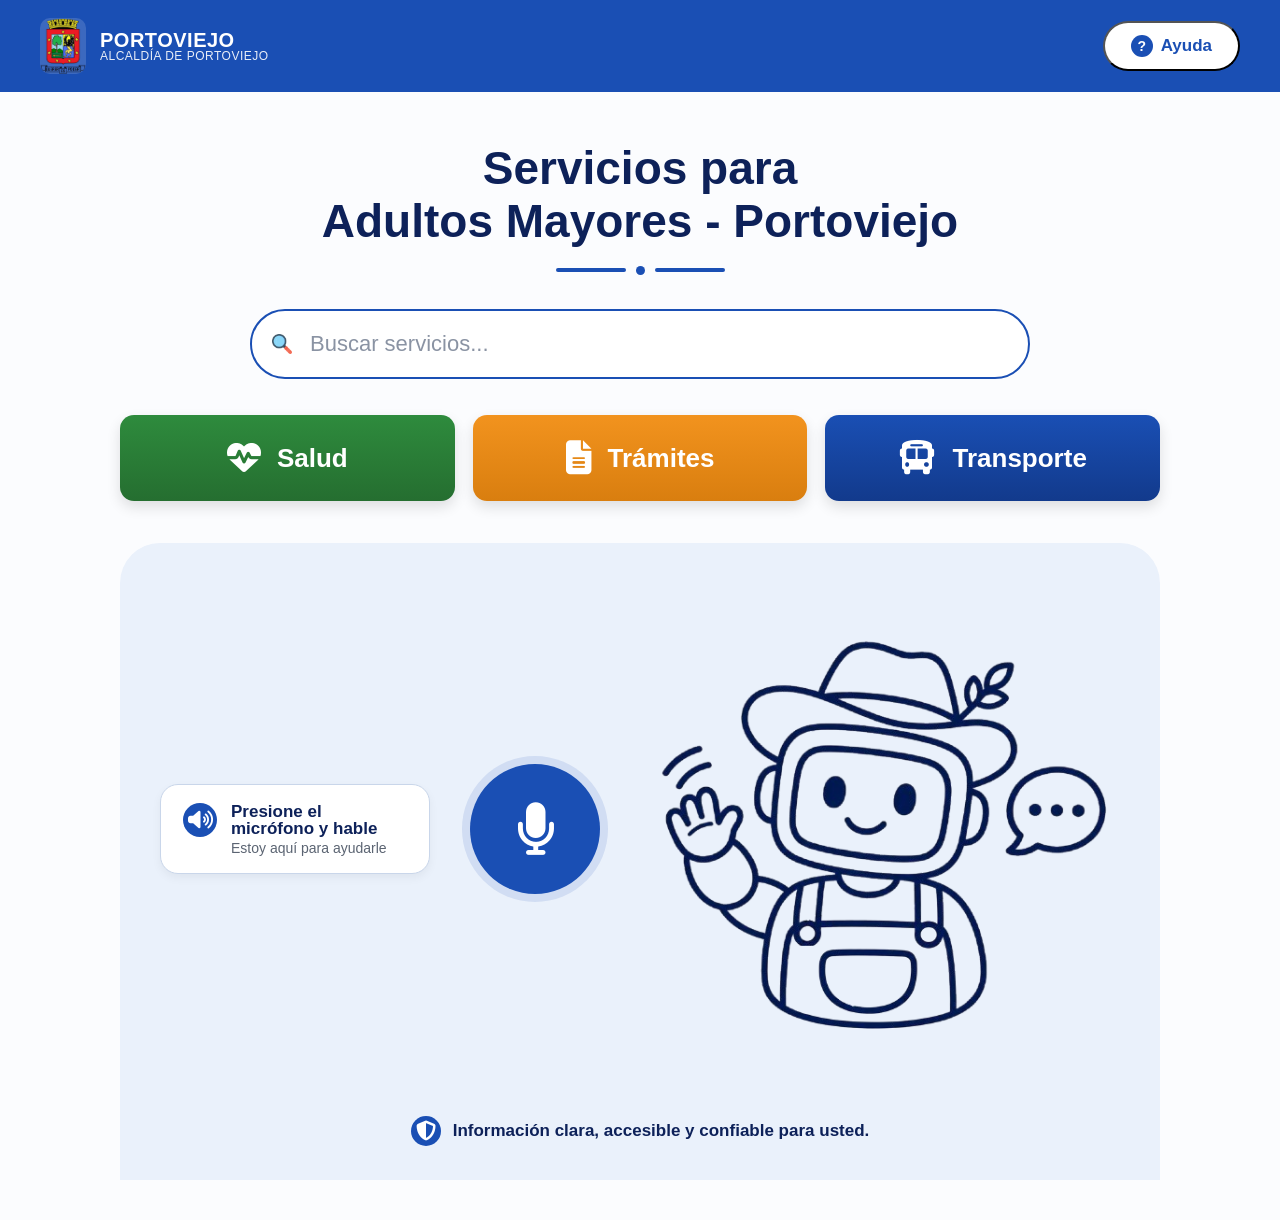
<file: docs/index.html>
<!DOCTYPE html>
<html lang="es">
<head>
  <meta charset="UTF-8">
  <meta name="viewport" content="width=device-width, initial-scale=1.0">
  <title>Servicios para Adultos Mayores de Portoviejo</title>
  <link rel="stylesheet" href="resources/reset.css">
  <link rel="stylesheet" href="resources/style.css">
  <link rel="stylesheet" href="resources/common.css">
  <link rel="stylesheet" href="https://cdnjs.cloudflare.com/ajax/libs/font-awesome/6.7.2/css/all.min.css">
</head>
<body>

<header>
  <a class="logo" href="index.html" aria-label="Ir a la página principal">
    <img src="resources/imagenes/Escudo_de_Portoviejo.png" alt="Escudo-Portoviejo">
    <div class="logo-text">
      <p class="title">PORTOVIEJO</p>
      <p class="subtitle">ALCALDÍA DE PORTOVIEJO</p>
    </div>
  </a>
  <button class="help-btn">
    <span class="q" aria-hidden="true">?</span>
    <p>Ayuda</p>
  </button>
</header>

<main>
  <h1>Servicios para<br>Adultos Mayores - Portoviejo</h1>
  <div class="divider">
    <div class="line"></div>
    <div class="dot"></div>
    <div class="line"></div>
  </div>

  <div class="search-wrap">
    <span class="icon">
      <img src="resources/imagenes/lupa.png" alt="" aria-hidden="true">
    </span>

    <label for="buscar" class="sr-only">Buscar servicios</label>
    <input id="buscar" type="text" placeholder="Buscar servicios...">
  </div>

  <div class="categories">
    <a href="salud.html" class="cat-btn cat-salud">
      <i class="fa-solid fa-heart-pulse" aria-hidden="true"></i>
      <p>Salud</p>
    </a>

    <a href="tramites.html" class="cat-btn cat-tramites">
      <i class="fa-solid fa-file-lines" aria-hidden="true"></i>
      <p>Trámites</p>
    </a>

    <a href="transporte.html" class="cat-btn cat-transporte">
      <i class="fa-solid fa-bus" aria-hidden="true"></i>
      <p>Transporte</p>
    </a>
  </div>

  <div class="assistant">
    <div class="bubble">
      <div class="speaker">
        <i class="fa-solid fa-volume-high" aria-hidden="true"></i>
      </div>
      <div>
        <div class="bubble-title">Presione el micrófono y hable</div>
        <div class="bubble-sub">Estoy aquí para ayudarle</div>
      </div>
    </div>

    <div class="mic-wrap">
      <button class="mic-btn" aria-label="Activar microfono">
        <i class="fa-solid fa-microphone" aria-hidden="true"></i>
      </button>
    </div>

    <div class="avatar">
      <img src="resources/imagenes/Avatar3.png" alt="Avatar-Asistente">
    </div>
  </div>

  <div class="footer-bar">
    <div class="shield">
      <i class="fa-solid fa-shield-halved" aria-hidden="true"></i>
    </div>
    <p>Información clara, accesible y confiable para usted.</p>
  </div>
</main>

</body>
</html>
</file>
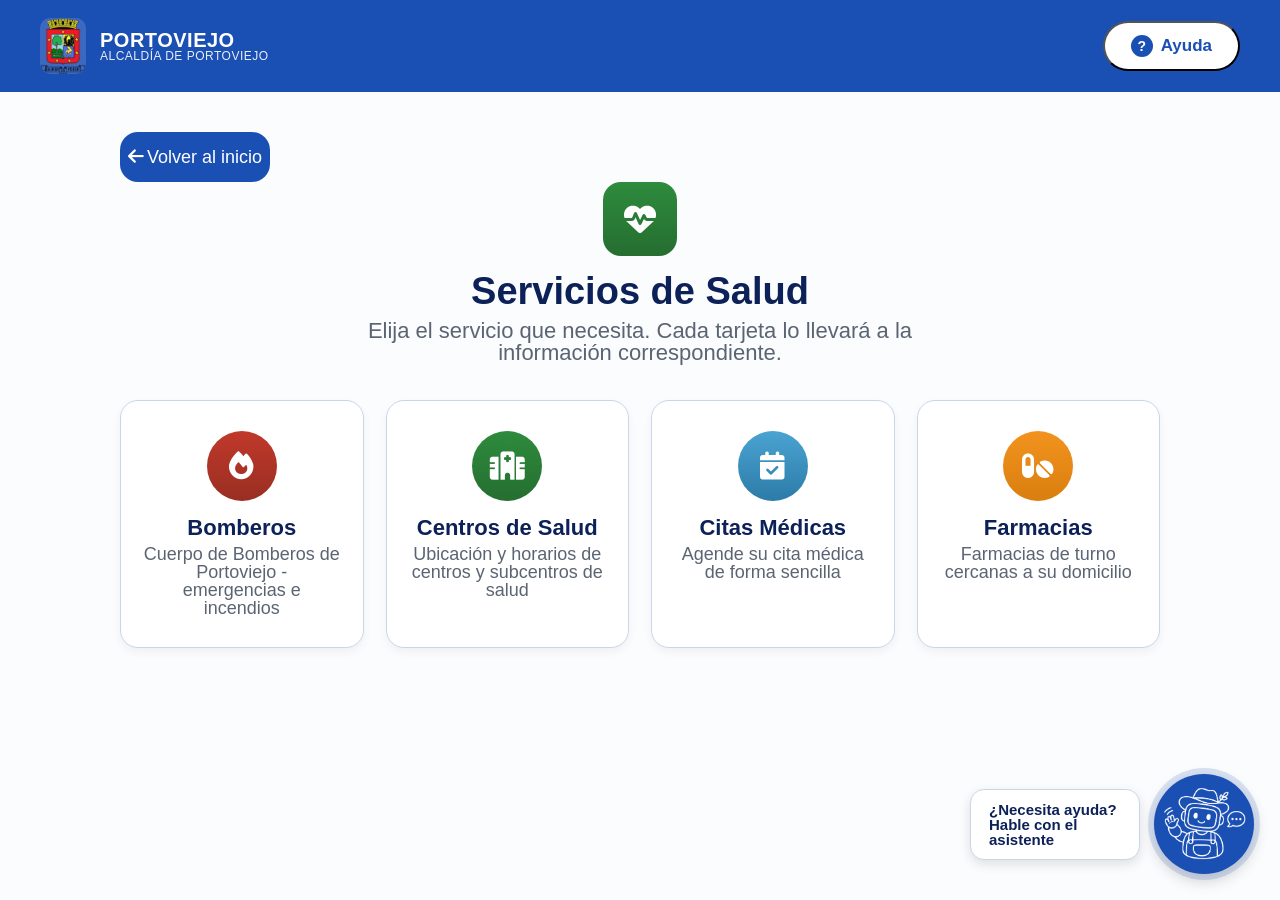
<file: docs/salud.html>
<!DOCTYPE html>
<html lang="es">
<head>
  <meta charset="UTF-8">
  <meta name="viewport" content="width=device-width, initial-scale=1.0">
  <title>Servicios de Salud - Portoviejo</title>
  <link rel="stylesheet" href="resources/reset.css">
  <link rel="stylesheet" href="https://cdnjs.cloudflare.com/ajax/libs/font-awesome/6.7.2/css/all.min.css">
  <link rel="stylesheet" href="resources/common.css">
  <link rel="stylesheet" href="resources/subpages.css">
</head>
<body>

<header>
  <a class="logo" href="index.html">
    <img src="resources/imagenes/Escudo_de_Portoviejo.png" alt="Escudo de Portoviejo">
    <div class="logo-text">
      <div class="title">PORTOVIEJO</div>
      <div class="subtitle">ALCALDÍA DE PORTOVIEJO</div>
    </div>
  </a>
  <button class="help-btn"><span class="q">?</span> Ayuda</button>
</header>

<main id="contenido">

    <a class="back-link" href="index.html">
      <div>
        <i class="fa-solid fa-arrow-left"></i>
      </div>
      <h3> Volver al inicio</h3>
    </a>

  <div class="page-head">
    <div class="page-icon tone-green">
      <i class="fa-solid fa-heart-pulse"></i>
    </div>
    <h1>Servicios de Salud</h1>
    <p class="page-desc">Elija el servicio que necesita. Cada tarjeta lo llevará a la información correspondiente.</p>
  </div>

  <div class="grid">
    <a class="card" href="#">
      <div class="card-icon tone-red">
        <i class="fa-solid fa-fire"></i>
      </div>
      <div class="card-name">Bomberos</div>
      <div class="card-desc">Cuerpo de Bomberos de Portoviejo - emergencias e incendios</div>
    </a>

    <a class="card" href="#">
      <div class="card-icon tone-green">
        <i class="fa-solid fa-hospital"></i>
      </div>
      <div class="card-name">Centros de Salud</div>
      <div class="card-desc">Ubicación y horarios de centros y subcentros de salud</div>
    </a>

    <a class="card" href="#">
      <div class="card-icon tone-lightblue">
        <i class="fa-solid fa-calendar-check"></i>
      </div>
      <div class="card-name">Citas Médicas</div>
      <div class="card-desc">Agende su cita médica de forma sencilla</div>
    </a>

    <a class="card" href="#">
      <div class="card-icon tone-orange">
        <i class="fa-solid fa-pills"></i>
      </div>
      <div class="card-name">Farmacias</div>
      <div class="card-desc">Farmacias de turno cercanas a su domicilio</div>
    </a>
  </div>
</main>

<div class="float-assistant">
  <div class="float-bubble">¿Necesita ayuda? Hable con el asistente</div>
  <button class="float-avatar" aria-label="Activar asistente de voz">
    <i class="fa-solid">
      <img src="resources/imagenes/Avatar3-blanco.png" alt="Avatar">
    </i>
  </button>
</div>

</body>
</html>
</file>
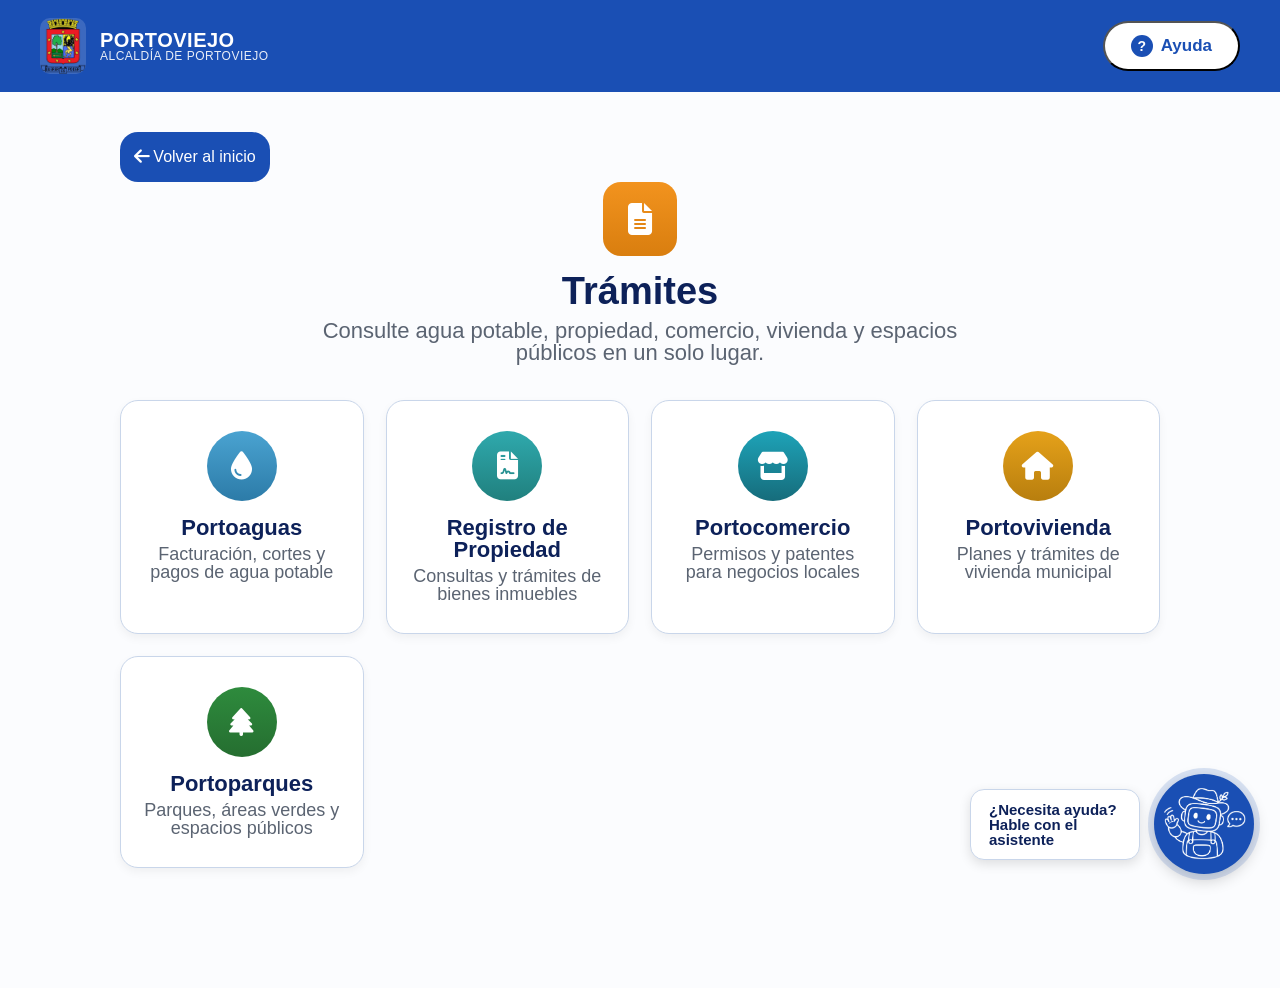
<file: docs/tramites.html>
<!DOCTYPE html>
<html lang="es">
<head>
  <meta charset="UTF-8">
  <meta name="viewport" content="width=device-width, initial-scale=1.0">
  <title>Trámites - Portoviejo</title>
  <link rel="stylesheet" href="resources/reset.css">
  <link rel="stylesheet" href="https://cdnjs.cloudflare.com/ajax/libs/font-awesome/6.7.2/css/all.min.css">
  <link rel="stylesheet" href="resources/common.css">
  <link rel="stylesheet" href="resources/subpages.css">
</head>
<body>

<header>
  <a class="logo" href="index.html">
    <img src="resources/imagenes/Escudo_de_Portoviejo.png" alt="Escudo de Portoviejo">
    <div class="logo-text">
      <div class="title">PORTOVIEJO</div>
      <div class="subtitle">ALCALDÍA DE PORTOVIEJO</div>
    </div>
  </a>
  <button class="help-btn"><span class="q">?</span> Ayuda</button>
</header>

<main id="contenido">
  <a class="back-link" href="index.html">
    <i class="fa-solid fa-arrow-left"></i>
     Volver al inicio
  </a>

  <div class="page-head">
    <div class="page-icon tone-orange">
      <i class="fa-solid fa-file-lines"></i>
    </div>
    <h1>Trámites</h1>
    <p class="page-desc">Consulte agua potable, propiedad, comercio, vivienda y espacios públicos en un solo lugar.</p>
  </div>

  <div class="grid">
    <a class="card" href="#">
      <div class="card-icon tone-lightblue">
        <i class="fa-solid fa-droplet"></i>
      </div>
      <div class="card-name">Portoaguas</div>
      <div class="card-desc">Facturación, cortes y pagos de agua potable</div>
    </a>

    <a class="card" href="#">
      <div class="card-icon tone-teal">
        <i class="fa-solid fa-file-contract"></i>
      </div>
      <div class="card-name">Registro de Propiedad</div>
      <div class="card-desc">Consultas y trámites de bienes inmuebles</div>
    </a>

    <a class="card" href="#">
      <div class="card-icon tone-cyan">
        <i class="fa-solid fa-store"></i>
      </div>
      <div class="card-name">Portocomercio</div>
      <div class="card-desc">Permisos y patentes para negocios locales</div>
    </a>

    <a class="card" href="#">
      <div class="card-icon tone-gold">
        <i class="fa-solid fa-house"></i>
      </div>
      <div class="card-name">Portovivienda</div>
      <div class="card-desc">Planes y trámites de vivienda municipal</div>
    </a>

    <a class="card" href="#">
      <div class="card-icon tone-green">
        <i class="fa-solid fa-tree"></i>
      </div>
      <div class="card-name">Portoparques</div>
      <div class="card-desc">Parques, áreas verdes y espacios públicos</div>
    </a>
  </div>
</main>

<div class="float-assistant">
  <div class="float-bubble">¿Necesita ayuda? Hable con el asistente</div>
  <button class="float-avatar" aria-label="Activar asistente de voz">
    <i class="fa-solid">
      <img src="resources/imagenes/Avatar3-blanco.png" alt="Avatar">
    </i>
  </button>
</div>

</body>
</html>
</file>
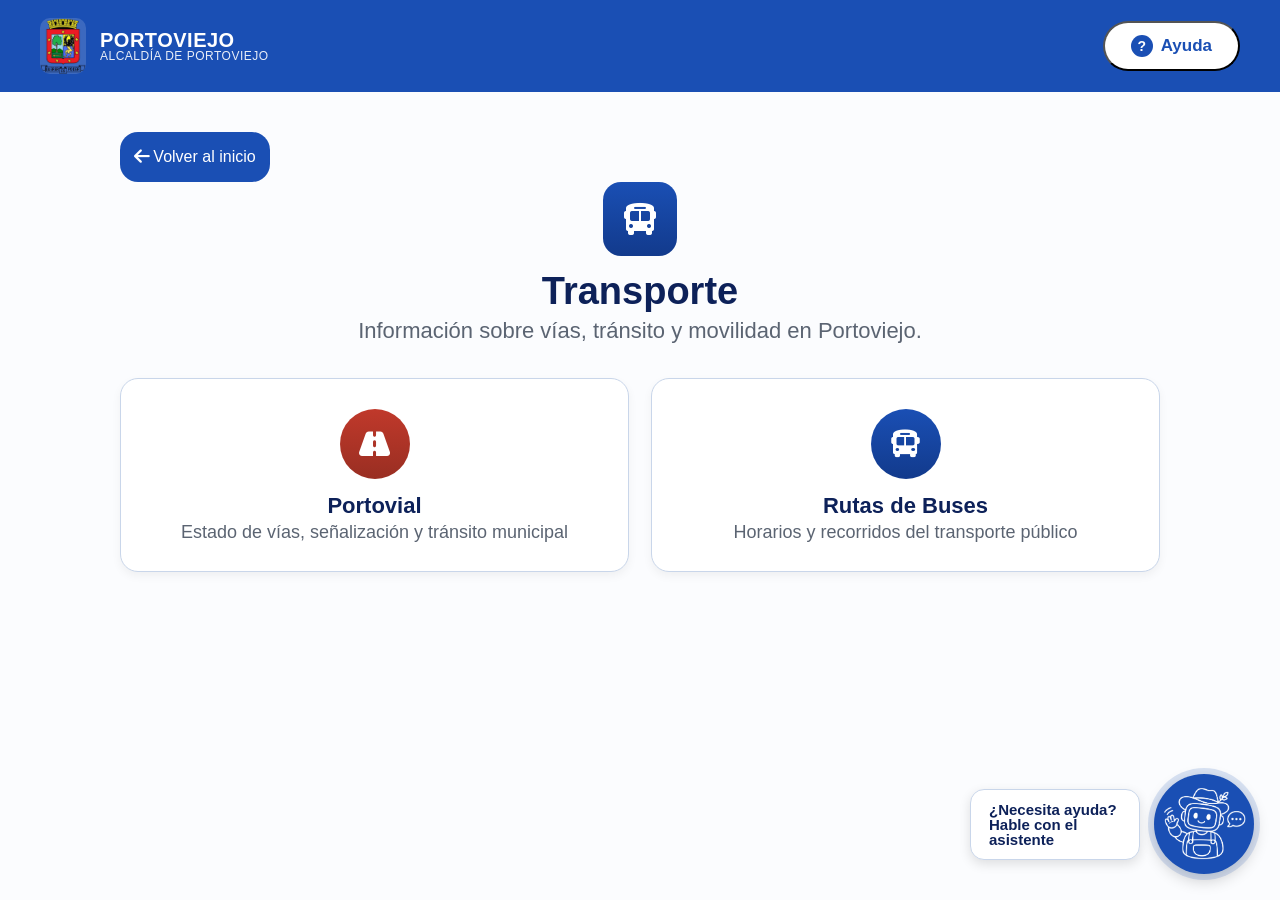
<file: docs/transporte.html>
<!DOCTYPE html>
<html lang="es">
<head>
  <meta charset="UTF-8">
  <meta name="viewport" content="width=device-width, initial-scale=1.0">
  <title>Transporte - Portoviejo</title>
  <link rel="stylesheet" href="resources/reset.css">
  <link rel="stylesheet" href="https://cdnjs.cloudflare.com/ajax/libs/font-awesome/6.7.2/css/all.min.css">
  <link rel="stylesheet" href="resources/common.css">
  <link rel="stylesheet" href="resources/subpages.css">
</head>
<body>

<header>
  <a class="logo" href="index.html">
    <img src="resources/imagenes/Escudo_de_Portoviejo.png" alt="Escudo de Portoviejo">
    <div class="logo-text">
      <div class="title">PORTOVIEJO</div>
      <div class="subtitle">ALCALDÍA DE PORTOVIEJO</div>
    </div>
  </a>
  <button class="help-btn"><span class="q">?</span> Ayuda</button>
</header>

<main id="contenido">
  <a class="back-link" href="index.html">
    <i class="fa-solid fa-arrow-left"></i>
     Volver al inicio
  </a>

  <div class="page-head">
    <div class="page-icon tone-blue">
      <i class="fa-solid fa-bus"></i>
    </div>
    <h1>Transporte</h1>
    <p class="page-desc">Información sobre vías, tránsito y movilidad en Portoviejo.</p>
  </div>

  <div class="grid">
    <a class="card" href="#">
      <div class="card-icon tone-red">
        <i class="fa-solid fa-road"></i>
      </div>
      <div class="card-name">Portovial</div>
      <div class="card-desc">Estado de vías, señalización y tránsito municipal</div>
    </a>

    <a class="card" href="#">
      <div class="card-icon tone-blue">
        <i class="fa-solid fa-bus"></i>
      </div>
      <div class="card-name">Rutas de Buses</div>
      <div class="card-desc">Horarios y recorridos del transporte público</div>
    </a>
  </div>
</main>

<div class="float-assistant">
  <div class="float-bubble">¿Necesita ayuda? Hable con el asistente</div>
  <button class="float-avatar" aria-label="Activar asistente de voz">
    <i class="fa-solid">
      <img src="resources/imagenes/Avatar3-blanco.png" alt="Avatar">
    </i>
  </button>
</div>

</body>
</html>
</file>
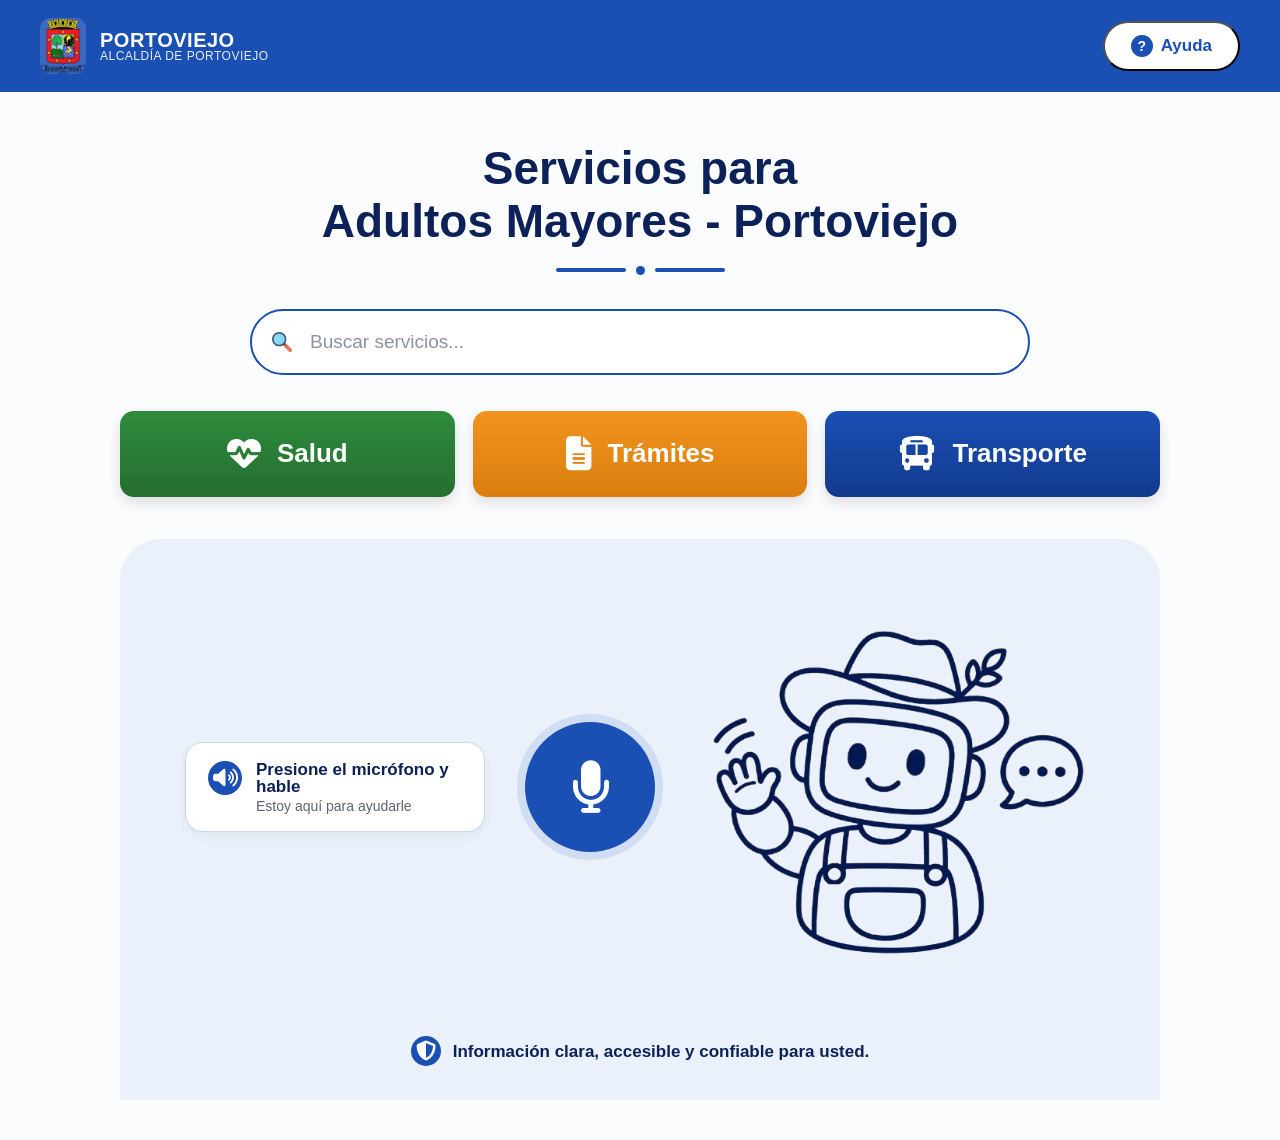
<file: src/servicios-adultos-mayores.html>
<!DOCTYPE html>
<html lang="es">
<head>
<meta charset="UTF-8">
<meta name="viewport" content="width=device-width, initial-scale=1.0">
<title>Servicios para Adultos Mayores - Portoviejo</title>
<link rel="stylesheet" href="resources/reset.css">
<link rel="stylesheet" href="resources/style.css">
<link rel="stylesheet" href="https://cdnjs.cloudflare.com/ajax/libs/font-awesome/6.7.2/css/all.min.css">
</head>
<body>

<header>
  <div class="logo">
    <img src="resources/imagenes/Escudo_de_Portoviejo.png" alt="Escudo de Portoviejo">
    <div class="logo-text">
      <div class="title">PORTOVIEJO</div>
      <div class="subtitle">ALCALDÍA DE PORTOVIEJO</div>
    </div>
  </div>
  <button class="help-btn"><span class="q">?</span> Ayuda</button>
</header>

<main>
  <h1>Servicios para<br>Adultos Mayores - Portoviejo</h1>
  <div class="divider">
    <div class="line"></div>
    <div class="dot"></div>
    <div class="line"></div>
  </div>

  <div class="search-wrap">
    <span class="icon">
      <img src="resources/imagenes/lupa.png" alt="Buscar">
    </span>
    <input type="text" placeholder="Buscar servicios...">
  </div>

  <div class="categories">
    <button class="cat-btn cat-salud">
      <i class="fa-solid fa-heart-pulse"></i>
      Salud
    </button>

    <button class="cat-btn cat-tramites">
      <i class="fa-solid fa-file-lines"></i>
      Trámites
    </button>

    <button class="cat-btn cat-transporte">
      <i class="fa-solid fa-bus"></i>
      Transporte
    </button>
  </div>

  <div class="assistant">
    <div class="bubble">
      <div class="speaker">
        <i class="fa-solid fa-volume-high"></i>
      </div>
      <div>
        <div class="bubble-title">Presione el micrófono y hable</div>
        <div class="bubble-sub">Estoy aquí para ayudarle</div>
      </div>
    </div>

    <div class="mic-wrap">
      <button class="mic-btn" aria-label="Activar micrófono">
        <i class="fa-solid fa-microphone"></i>
      </button>
    </div>

    <div class="avatar">
      <img src="resources/imagenes/Avatar3.png" alt="Asistente">
    </div>
  </div>

  <div class="footer-bar">
    <div class="shield">
      <i class="fa-solid fa-shield-halved"></i>
    </div>
    Información clara, accesible y confiable para usted.
  </div>
</main>

</body>
</html>
</file>
<file: docs/resources/style.css>
:root{/*variables CSS para tener colores especificos y no tan fuertes para las pautas WCAG*/
    --navy:#0d2159;
    --blue:#1a4fb4;
    --blue-light:#eaf1fb;
    --green:#2e8b3d;
    --green-dark:#256e30;
    --orange:#f2931e;
    --orange-dark:#d97e0f;
    --gray-text:#5b6472;
    --border:#c9d6ea;
    --bg:#fbfcfe;
}
*{
    box-sizing:border-box;
}

main{
    max-width: 1100px;
    margin: 0 auto;
    padding: 50px 30px 40px;
    text-align:center;
}
h1{
    font-size: 46px;
    line-height:1.15;
    margin: 0 0 18px;
    font-weight:900;
    color: var(--navy);
}

/*LINEA DECORATIVA -.-*/
.divider{
    display:flex;
    align-items:center;
    justify-content:center;
    gap:10px;
    margin-bottom: 34px;
}
.divider .line{
    width:70px;
    height:4px;
    background: var(--blue);
    border-radius:2px;
}
.divider .dot{
    width:9px;
    height:9px;
    border-radius:50%;
    background: var(--blue);
}

/* BARRA DE BUSQUEDA*/
.search-wrap{
    max-width: 780px;
    margin: 0 auto 36px;
    position:relative;
}
.search-wrap input{
    width:100%;
    padding: 20px 24px 20px 58px;
    font-size:22px;
    border-radius: 999px;
    border: 2px solid var(--blue);
    outline:none;
    color: var(--navy);
}
/* color del texto */
.search-wrap input::placeholder{
    color:#8a93a3;
}
/* icono de busqueda */
.search-wrap .icon img{
    position:absolute;
    left:22px;
    top:50%;
    width:20px;
    height:20px;
    transform: translateY(-50%);
    /*color:#8a93a3;*/
    /*font-size:20px;*/
}

/*BOTONES DE CATEGORÍAS*/
.categories{
    display:grid;
    grid-template-columns: repeat(3, 1fr);
    gap: 18px;
    margin-bottom: 42px;
}

/* estilo general de los botones */
.cat-btn{
    border:none;
    border-radius: 14px;
    padding: 26px 18px;
    font-size: 26px;
    font-weight:800;
    color:#fff;
    display:flex;
    align-items:center;
    justify-content:center;
    gap:16px;
    cursor:pointer;
    box-shadow: 0 6px 14px rgba(0,0,0,0.12);
    transition: transform .15s ease, box-shadow .15s ease;
}

/* efecto al pasar el mouse */
.cat-btn:hover{
    transform: translateY(-3px);
    box-shadow: 0 10px 20px rgba(0,0,0,0.16);
}



/* tamaño de los iconos */
.cat-btn i{
    font-size:34px;
    flex-shrink:0;
}

/* Colores de cada boton */
.cat-salud{
    background: linear-gradient(180deg, var(--green), var(--green-dark));
}
.cat-tramites{
    background: linear-gradient(180deg, var(--orange), var(--orange-dark));
}
.cat-transporte{
    background: linear-gradient(180deg, var(--blue), #123a8c);
}

/*SECCION DEL ASISTENTE*/
.assistant{
    position:relative;
    background: var(--blue-light);
    border-radius: 40px 40px 0 0;
    padding: 60px 40px 40px;
    display:flex;
    align-items:center;
    justify-content:center;
    gap: 40px;
    overflow:hidden;
}

/*BURBUJA DE INFORMACION DEL MICROFONO*/
.bubble{
    background:#fff;
    border:1px solid var(--border);
    border-radius: 18px;
    padding: 18px 22px;
    max-width: 300px;
    text-align:left;
    display:flex;
    gap:14px;
    align-items:flex-start;
    box-shadow: 0 4px 10px rgba(0,0,0,0.05);
}

/* div del icono del altavoz */
.bubble .speaker{
    background: var(--blue);
    /*color:#fff;*/
    width:34px;
    height:34px;
    border-radius:50%;
    display:flex;
    align-items:center;
    justify-content:center;
    flex-shrink:0;
    font-size:16px;
}
/*icono del altavoz*/
.bubble .speaker i{
    font-size:20px;
    color:white;
}

/* titulo */
.bubble .bubble-title{
    font-weight:800;
    font-size:17px;
    margin-bottom:4px;
    color: var(--navy);
}
/* texto */
.bubble .bubble-sub{
    font-size:14px;
    color: var(--gray-text);
}
/*  MICROFONO */
.mic-wrap{
    position:relative;
    display:flex;
    align-items:center;
    justify-content:center;
}
/* boton circular del microfono */
.mic-btn{
    width: 130px;
    height:130px;
    border-radius:50%;
    background: var(--blue);
    border: none;
    display:flex;
    align-items:center;
    justify-content:center;
    cursor:pointer;
    box-shadow: 0 0 0 8px rgba(26,79,180,0.12);
    color:#fff;
    flex-shrink:0;
}
/* tamaño del icono */
.mic-btn i{
    font-size:52px;
    color:white;
}

/* Navegación con teclado */
.mic-btn:focus-visible{
    outline:3px solid var(--navy);
    outline-offset:4px;
}

/* Ondas decorativas */
.sound-wave{
    color: var(--blue);
    opacity:0.5;
}

/*IMAGEN DEL ASISTENTE*/
.avatar{
    width: 50%;
    min-width: 300px;
    flex-shrink:0;
}
.avatar img{
    width:100%;
    height:100%;
    display:block;
}

/*BARRA INFERIOR*/
.footer-bar{
    background: var(--blue-light);
    padding: 20px 20px 34px;
    display:flex;
    align-items:center;
    justify-content:center;
    gap:12px;
    font-size:17px;
    font-weight:700;
    color: var(--navy);
}

/* imagen del Escudo */
.footer-bar .shield{
    background: var(--blue);
    /*color:white;*/
    width:30px;
    height:30px;
    border-radius:50%;
    display:flex;
    align-items:center;
    justify-content:center;
    flex-shrink:0;
}
.footer-bar .shield i{
    font-size:20px;
    color:white;
}

/*DISEÑO RESPONSIVE*/
@media (max-width: 800px){
    h1{
        font-size:32px;
    }

    .categories{
        grid-template-columns: 1fr;
    }

    .assistant{
        flex-direction:column;
        gap:24px;
    }

    header{
        padding:14px 18px;
    }
}
</file>
<file: docs/resources/common.css>
:root{
  --navy:#0d2159;
  --blue:#1a4fb4;
  --blue-light:#eaf1fb;
  --green:#2e8b3d;
  --green-dark:#256e30;
  --orange:#f2931e;
  --orange-dark:#d97e0f;
  --gray-text:#5b6472;
  --border:#c9d6ea;
  --bg:#fbfcfe;
  --red:#c0392b;
  --red-dark:#992e22;
  --teal:#2fa9ad;
  --teal-dark:#20807e;
  --cyan:#1ea3b8;
  --cyan-dark:#166c7b;
  --gold:#e5a11a;
  --gold-dark:#b87e0e;
}
*{ box-sizing:border-box; }

html{
  scroll-behavior:smooth;
}

/*CONFIGURACION GENERAL*/

body{
  font-family: "Segoe UI", Arial, sans-serif;
  background: var(--bg);
  color: var(--navy);
}
header{
  background: var(--blue);
  display:flex;
  align-items:center;
  justify-content:space-between;
  padding: 18px 40px;
}
.logo{
  display:flex;
  align-items:center;
  gap:14px;
  color:#fff;
}
/* cuadro donde esta el logo de portoviejo */
.logo img{
  width:46px;
  height:56px;
  background:rgba(255,255,255,0.15);
  border-radius:10px;
  display:flex;
  align-items:center;
  justify-content:center;
  font-size:24px;
}
/* nombre principal */
.logo-text .title{
  font-weight:800;
  font-size:20px;
  letter-spacing:0.5px;
}
/* texto pequeño */
.logo-text .subtitle{
  font-size:12px;
  opacity:0.9;
  letter-spacing:0.5px;
}

/* boton ayuda*/
.help-btn{
  background:white;
  color:var(--blue);
  border-radius:999px;
  padding:12px 26px;
  font-size:17px;
  font-weight:700;
  display:flex;
  align-items:center;
  gap:8px;
  cursor:pointer;

}

/* círculo con el signo ? */
.help-btn .q{
  width:22px;
  height:22px;
  background:var(--blue);
  color:white;
  border-radius:50%;
  display:flex;
  justify-content:center;
  align-items:center;
  font-size:14px;
}

/* resalta el boton cuando se navega con teclado (tecla Tab)*/
a:focus-visible,
button:focus-visible,
input:focus-visible {
  outline: 3px solid var(--navy);
  outline-offset: 3px;
}

@media (max-width: 700px){
  header{
    padding:14px 18px;
  }
}
</file>
<file: docs/resources/subpages.css>
main{
  max-width: 1100px;
  margin: 0 auto;
  padding: 40px 30px 120px;
}

.back-link{
  width:150px;
  height:50px;
  border-radius:18px;
  background:var(--blue);
  display: flex;
  align-items:center;
  justify-content:center;
  gap: 3px;
}
.back-link i, h3{
  font-size:18px;
}

.page-head{
  text-align:center;
  margin-bottom: 36px;
}

.page-icon{
  width:74px;
  height:74px;
  border-radius:18px;
  margin:0 auto 16px;
  display:flex;
  align-items:center;
  justify-content:center;
}
.page-icon i{
  font-size:32px;
  color:#fff;
}

h1{ font-size: 38px;
  margin: 0 0 10px;
  font-weight:900;
}

.page-desc{ color: var(--gray-text);
  font-size:22px;
  max-width:640px;
  margin:0 auto;
}

.grid{
  display:grid;
  grid-template-columns: repeat(auto-fit, minmax(240px, 1fr));
  gap: 22px;
  margin-top: 36px;
}
.card{
  background:#fff;
  border:1px solid var(--border);
  border-radius: 18px;
  padding: 30px 22px;
  text-align:center;
  text-decoration:none;
  color:var(--navy);
  box-shadow: 0 4px 10px rgba(0,0,0,0.05);
  transition: transform .15s ease, box-shadow .15s ease;
}
/* efecto al pasar el mouse */
.card:hover{ transform: translateY(-4px);
  box-shadow: 0 10px 20px rgba(0,0,0,0.12);
}

.card-icon{
  width:70px;
  height:70px;
  border-radius:50%;
  margin: 0 auto 16px;
  display:flex;
  align-items:center;
  justify-content:center;
}

.card-icon i{
  font-size:28px;
  color:#fff;
}
.card-name{
  font-size:22px;
  font-weight:800;
  margin-bottom:6px;
}
.card-desc{
  font-size:18px;
  color: var(--gray-text);
}


/* Asistente de voz flotante, igual en todas las subpáginas */
.float-assistant{
  position:fixed;
  right:26px;
  bottom:26px;
  z-index:100;
  display:flex;
  align-items:center;
  gap:14px;
}
/*burbuja de texto*/
.float-bubble{
  background:#fff;
  border:1px solid var(--border);
  border-radius:14px;
  padding:12px 18px;
  font-size:15px;
  font-weight:700;
  color:var(--navy);
  box-shadow: 0 4px 12px rgba(0,0,0,0.12);
  max-width:170px;
}
.float-avatar{
  width:100px;
  height:100px;
  border-radius:50%;
  background: var(--blue); border:none;
  color:#fff;
  /*display:flex;*/
  align-items:center;
  justify-content:center;
  box-shadow: 0 0 0 6px rgba(26,79,180,0.15), 0 6px 16px rgba(0,0,0,0.2);
  cursor:pointer;
  flex-shrink:0;
}
.float-avatar img{
  width:100%;
  height:100%;
}


/* Clases de color reutilizables para el icono de cabecera y las tarjetas */
.tone-green{ background: linear-gradient(180deg, var(--green), var(--green-dark)); }
.tone-orange{ background: linear-gradient(180deg, var(--orange), var(--orange-dark)); }
.tone-blue{ background: linear-gradient(180deg, var(--blue), #123a8c); }
.tone-lightblue{ background: linear-gradient(180deg, #4aa3d1, #2c7ba8); }
.tone-red{ background: linear-gradient(180deg, var(--red), var(--red-dark)); }
.tone-teal{ background: linear-gradient(180deg, var(--teal), var(--teal-dark)); }
.tone-cyan{ background: linear-gradient(180deg, var(--cyan), var(--cyan-dark)); }
.tone-gold{ background: linear-gradient(180deg, var(--gold), var(--gold-dark)); }

@media (max-width: 700px){
  h1{
    font-size:28px;
  }
  /*.float-bubble{*/
  /*  display:none;*/
  /*}*/
  .float-assistant{
    right:16px;
    bottom:16px;
  }
}
</file>
<file: src/resources/style.css>
:root{/*variables CSS para tener colores especificos y no tan fuertes para las pautas WCAG*/
    --navy:#0d2159;
    --blue:#1a4fb4;
    --blue-light:#eaf1fb;
    --green:#2e8b3d;
    --green-dark:#256e30;
    --orange:#f2931e;
    --orange-dark:#d97e0f;
    --gray-text:#5b6472;
    --border:#c9d6ea;
    --bg:#fbfcfe;
}
*{
    box-sizing:border-box;
}

/*CONFIGURACION GENERAL*/

body{
    font-family: "Segoe UI", Arial, sans-serif;
    background: var(--bg);
    color: var(--navy);
}
header{
    background: var(--blue);
    display:flex;
    align-items:center;
    justify-content:space-between;
    padding: 18px 40px;
}
.logo{
    display:flex;
    align-items:center;
    gap:14px;
    color:#fff;
}

/* cuadro donde esta el logo de portoviejo */
.logo img{
    width:46px;
    height:56px;
    background:rgba(255,255,255,0.15);
    border-radius:10px;
    display:flex;
    align-items:center;
    justify-content:center;
    font-size:24px;
}
/* nombre principal */
.logo-text .title{
    font-weight:800;
    font-size:20px;
    letter-spacing:0.5px;
}
/* texto pequeño */
.logo-text .subtitle{
    font-size:12px;
    opacity:0.9;
    letter-spacing:0.5px;
}

/* boton ayuda*/
.help-btn{
    background:white;
    color:var(--blue);
    border-radius:999px;
    padding:12px 26px;
    font-size:17px;
    font-weight:700;
    display:flex;
    align-items:center;
    gap:8px;
    cursor:pointer;

}
/* círculo con el signo ? */
.help-btn .q{
    width:22px;
    height:22px;
    background:var(--blue);
    color:white;
    border-radius:50%;
    display:flex;
    justify-content:center;
    align-items:center;
    font-size:14px;
}

main{
    max-width: 1100px;
    margin: 0 auto;
    padding: 50px 30px 40px;
    text-align:center;
}
h1{
    font-size: 46px;
    line-height:1.15;
    margin: 0 0 18px;
    font-weight:900;
    color: var(--navy);
}

/*LINEA DECORATIVA -.-*/
.divider{
    display:flex;
    align-items:center;
    justify-content:center;
    gap:10px;
    margin-bottom: 34px;
}
.divider .line{
    width:70px;
    height:4px;
    background: var(--blue);
    border-radius:2px;
}
.divider .dot{
    width:9px;
    height:9px;
    border-radius:50%;
    background: var(--blue);
}

/* BARRA DE BUSQUEDA*/
.search-wrap{
    max-width: 780px;
    margin: 0 auto 36px;
    position:relative;
}
.search-wrap input{
    width:100%;
    padding: 20px 24px 20px 58px;
    font-size:19px;
    border-radius: 999px;
    border: 2px solid var(--blue);
    outline:none;
    color: var(--navy);
}
/* color del texto */
.search-wrap input::placeholder{
    color:#8a93a3;
}
/* icono de busqueda */
.search-wrap .icon img{
    position:absolute;
    left:22px;
    top:50%;
    width:20px;
    height:20px;
    transform: translateY(-50%);
    /*color:#8a93a3;*/
    /*font-size:20px;*/
}

/*BOTONES DE CATEGORÍAS*/
.categories{
    display:grid;
    grid-template-columns: repeat(3, 1fr);
    gap: 18px;
    margin-bottom: 42px;
}

/* estilo general de los botones */
.cat-btn{
    border:none;
    border-radius: 14px;
    padding: 26px 18px;
    font-size: 26px;
    font-weight:800;
    color:#fff;
    display:flex;
    align-items:center;
    justify-content:center;
    gap:16px;
    cursor:pointer;
    box-shadow: 0 6px 14px rgba(0,0,0,0.12);
    transition: transform .15s ease, box-shadow .15s ease;
}

/* efecto al pasar el mouse */
.cat-btn:hover{
    transform: translateY(-3px);
    box-shadow: 0 10px 20px rgba(0,0,0,0.16);
}

/* resalta el botón cuando se navega con teclado */
.cat-btn:focus-visible{
    outline: 3px solid var(--navy);
    outline-offset:3px;
}

/* tamaño de los iconos */
.cat-btn i{
    font-size:34px;
    flex-shrink:0;
}

/* Colores de cada boton */
.cat-salud{
    background: linear-gradient(180deg, var(--green), var(--green-dark));
}
.cat-tramites{
    background: linear-gradient(180deg, var(--orange), var(--orange-dark));
}
.cat-transporte{
    background: linear-gradient(180deg, var(--blue), #123a8c);
}

/*SECCION DEL ASISTENTE*/
.assistant{
    position:relative;
    background: var(--blue-light);
    border-radius: 40px 40px 0 0;
    padding: 60px 40px 40px;
    display:flex;
    align-items:center;
    justify-content:center;
    gap: 40px;
    overflow:hidden;
}

/*BURBUJA DE INFORMACION DEL MICROFONO*/
.bubble{
    background:#fff;
    border:1px solid var(--border);
    border-radius: 18px;
    padding: 18px 22px;
    max-width: 300px;
    text-align:left;
    display:flex;
    gap:14px;
    align-items:flex-start;
    box-shadow: 0 4px 10px rgba(0,0,0,0.05);
}

/* div del icono del altavoz */
.bubble .speaker{
    background: var(--blue);
    /*color:#fff;*/
    width:34px;
    height:34px;
    border-radius:50%;
    display:flex;
    align-items:center;
    justify-content:center;
    flex-shrink:0;
    font-size:16px;
}
/*icono del altavoz*/
.bubble .speaker i{
    font-size:20px;
    color:white;
}

/* titulo */
.bubble .bubble-title{
    font-weight:800;
    font-size:17px;
    margin-bottom:4px;
    color: var(--navy);
}

/* texto */
.bubble .bubble-sub{
    font-size:14px;
    color: var(--gray-text);
}

/*  MICROFONO */
.mic-wrap{
    position:relative;
    display:flex;
    align-items:center;
    justify-content:center;
}

/* boton circular del microfono */
.mic-btn{
    width: 130px; height:130px;
    border-radius:50%;
    background: var(--blue);
    border: none;
    display:flex;
    align-items:center;
    justify-content:center;
    cursor:pointer;
    box-shadow: 0 0 0 8px rgba(26,79,180,0.12);
    color:#fff;
    flex-shrink:0;
}

/* tamaño del icono */
.mic-btn i{
    font-size:52px;
    color:white;
}

/* Navegación con teclado */
.mic-btn:focus-visible{
    outline:3px solid var(--navy);
    outline-offset:4px;
}

/* Ondas decorativas */
.sound-wave{
    color: var(--blue);
    opacity:0.5;
}

/*IMAGEN DEL ASISTENTE*/
.avatar{
    width: 400px;
    flex-shrink:0;
}
.avatar img{
    width:100%;
    height:100%;
    display:block;
}

/*BARRA INFERIOR*/
.footer-bar{
    background: var(--blue-light);
    padding: 20px 20px 34px;
    display:flex;
    align-items:center;
    justify-content:center;
    gap:12px;
    font-size:17px;
    font-weight:700;
    color: var(--navy);
}

/* imagen del Escudo */
.footer-bar .shield{
    background: var(--blue);
    /*color:white;*/
    width:30px;
    height:30px;
    border-radius:50%;
    display:flex;
    align-items:center;
    justify-content:center;
    flex-shrink:0;
}
.footer-bar .shield i{
    font-size:20px;
    color:white;
}

/*DISEÑO RESPONSIVE*/
@media (max-width: 800px){
    h1{
        font-size:32px;
    }

    .categories{
        grid-template-columns: 1fr;
    }

    .assistant{
        flex-direction:column;
        gap:24px;
    }

    header{
        padding:14px 18px;
    }
}
</file>
